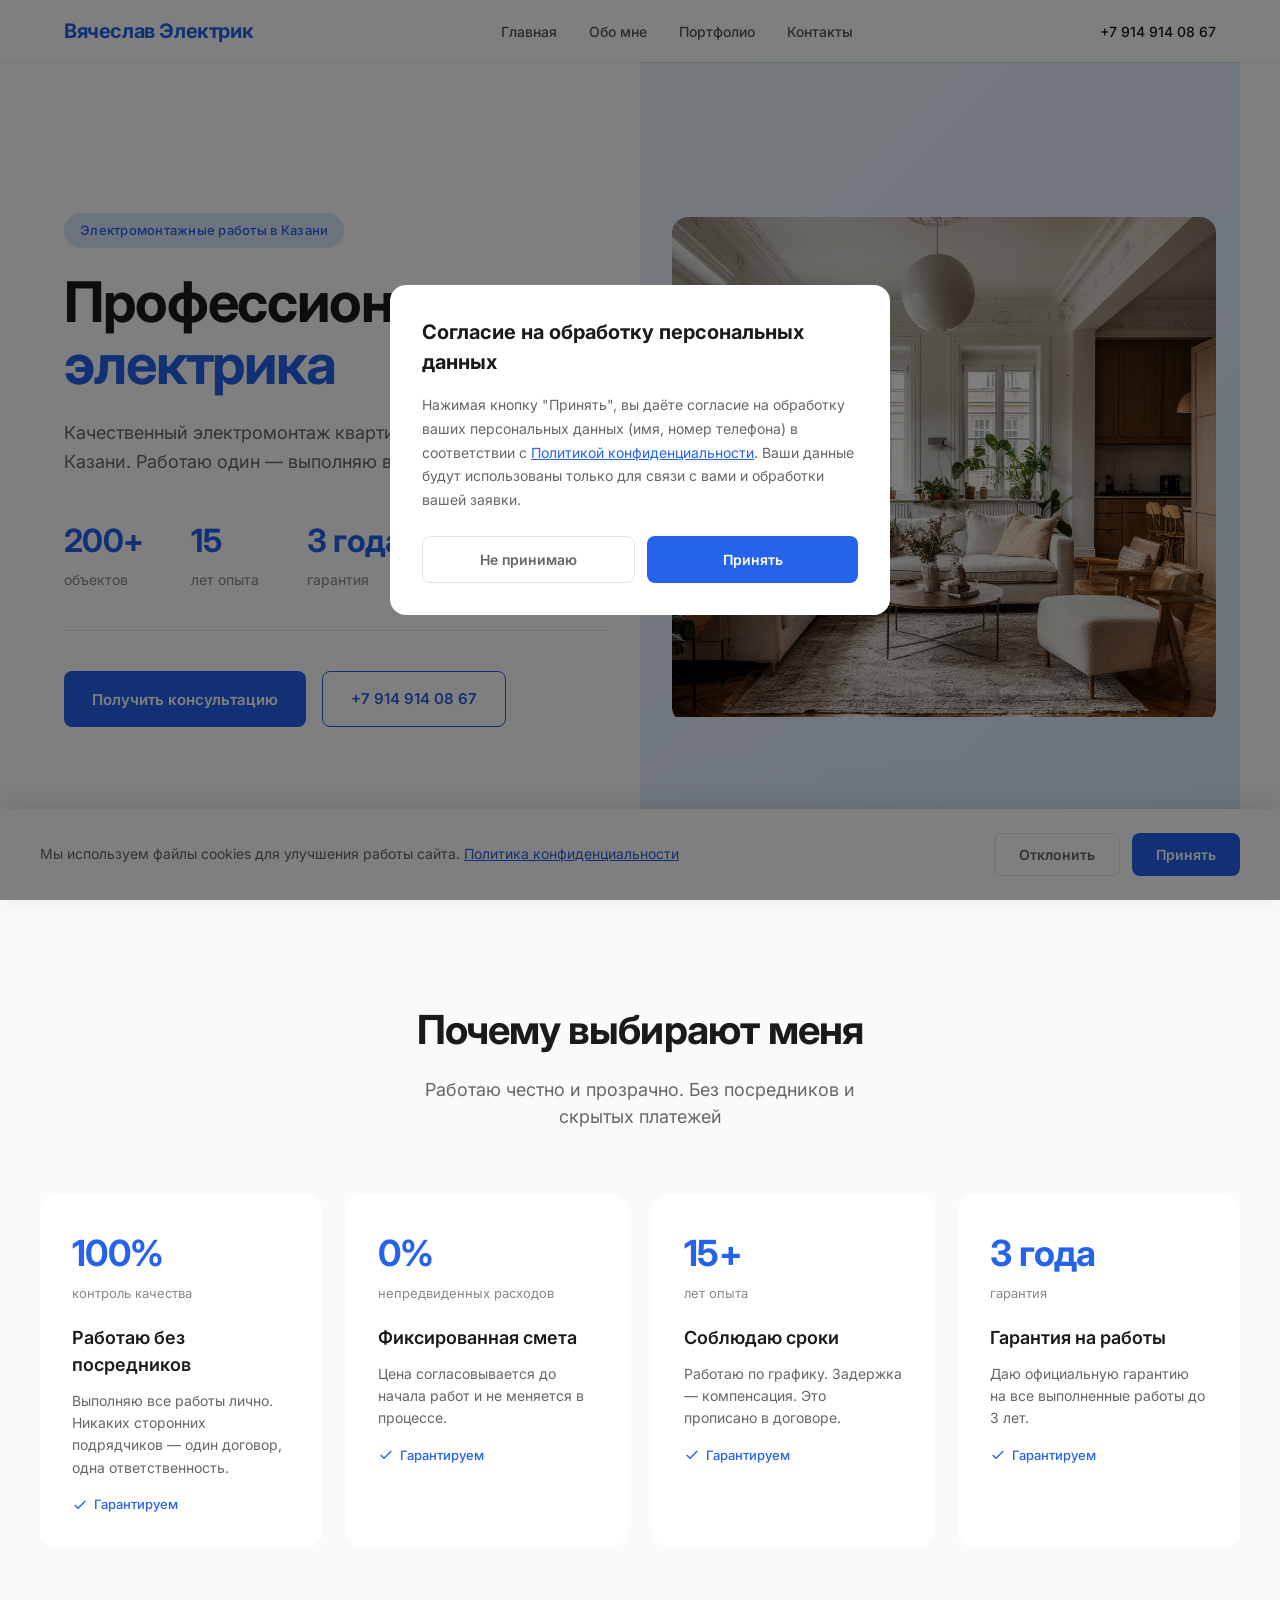
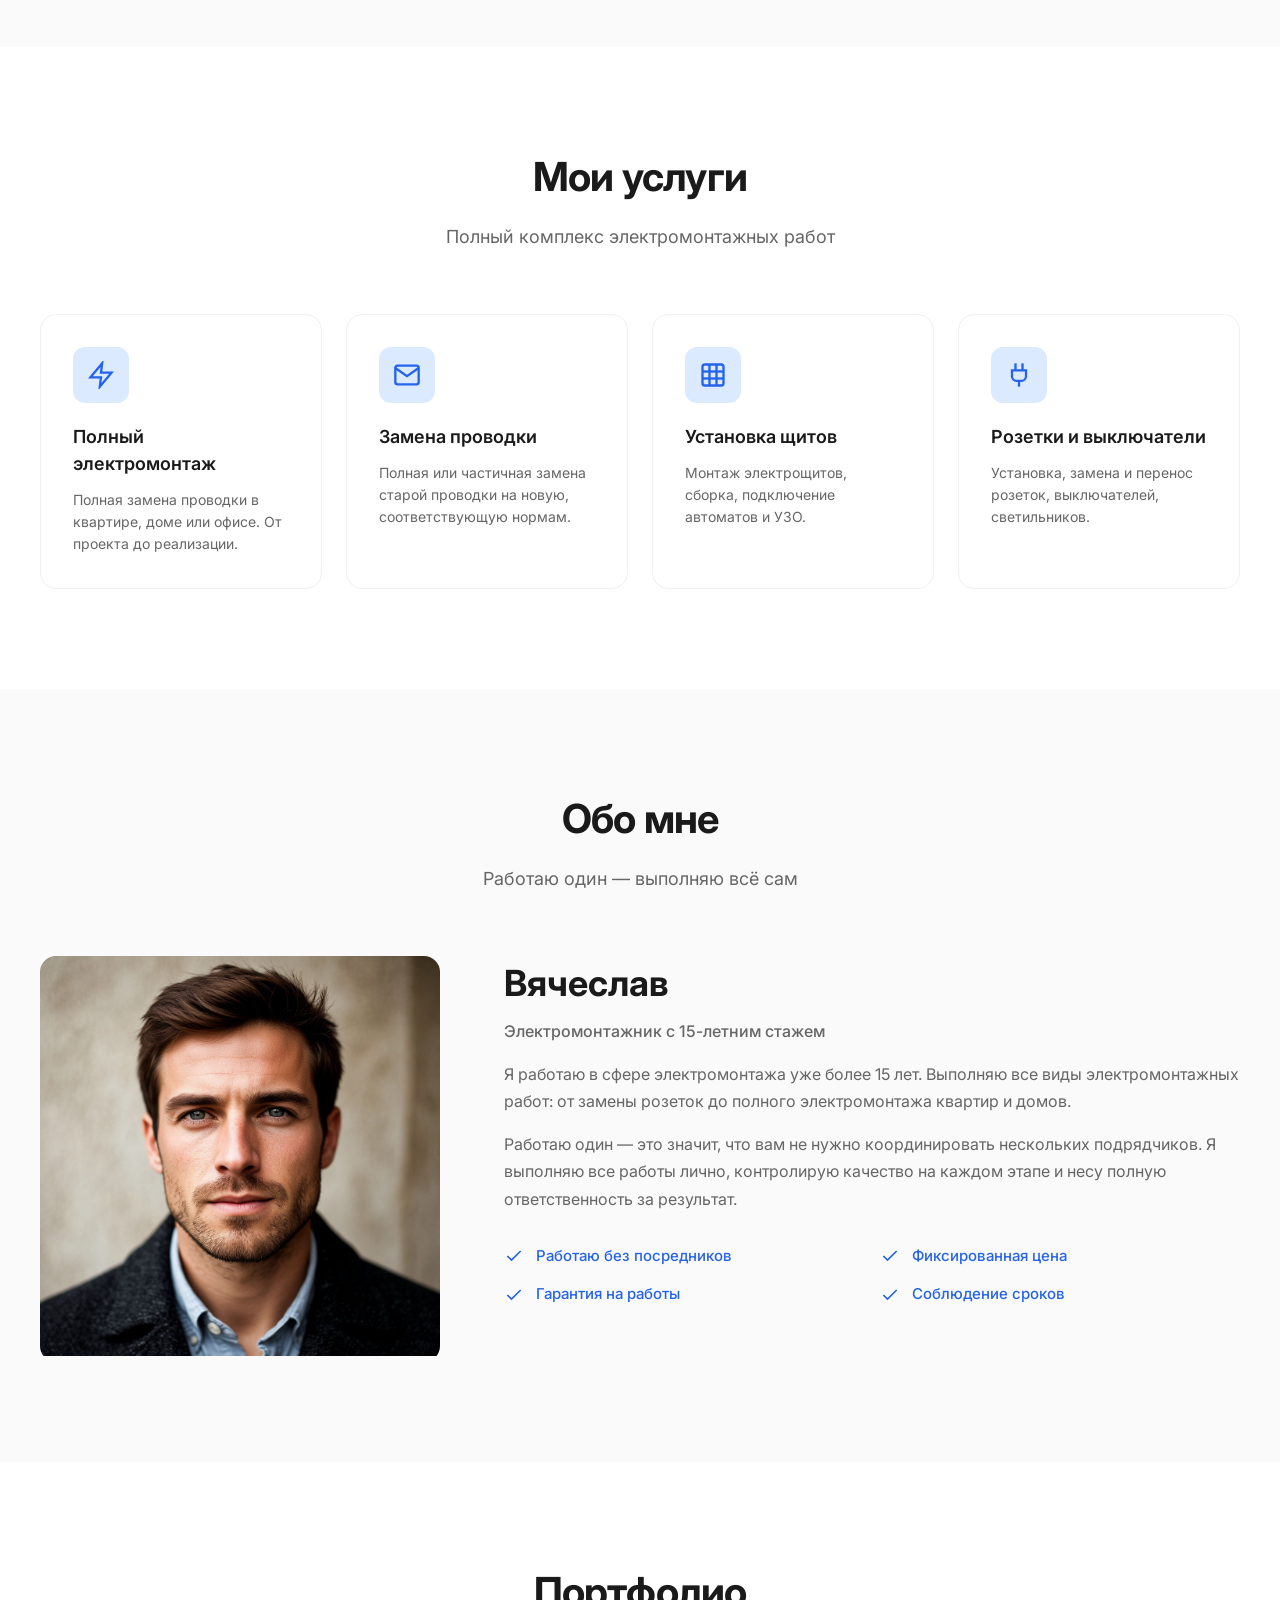
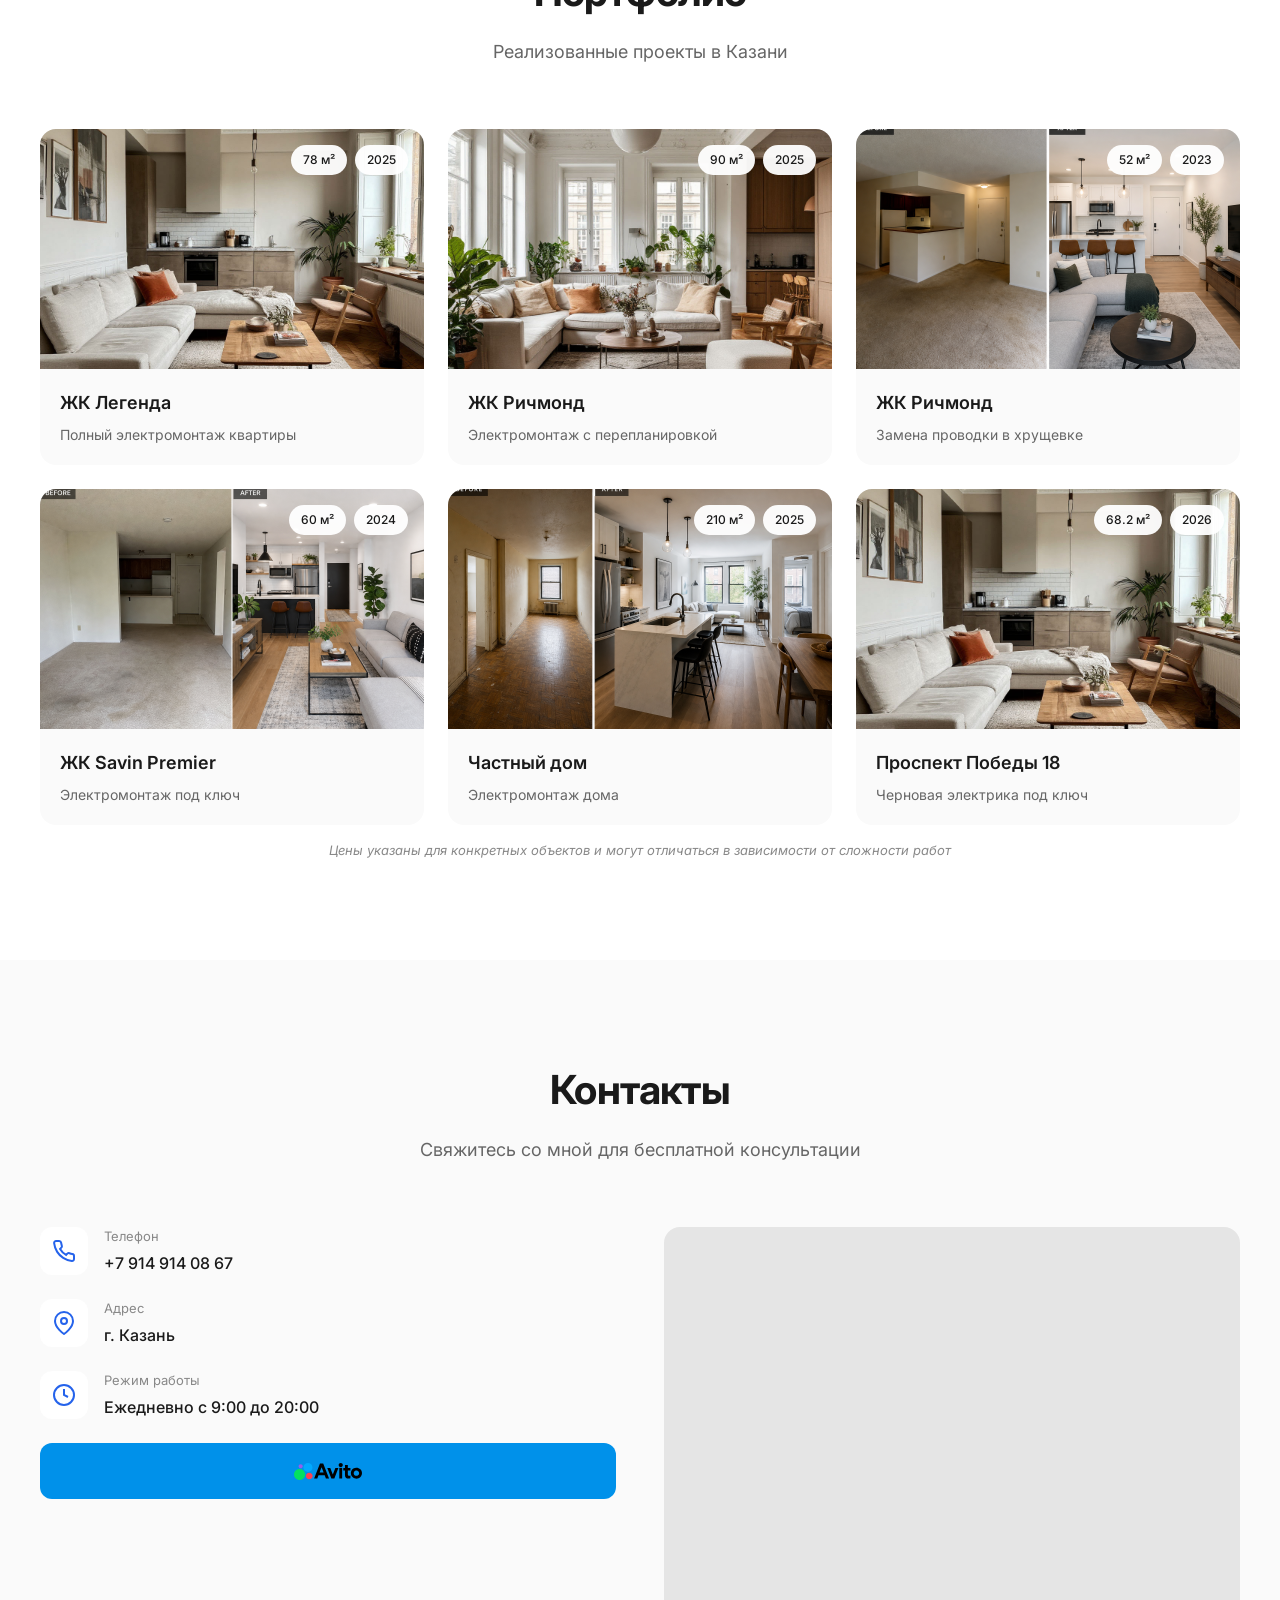
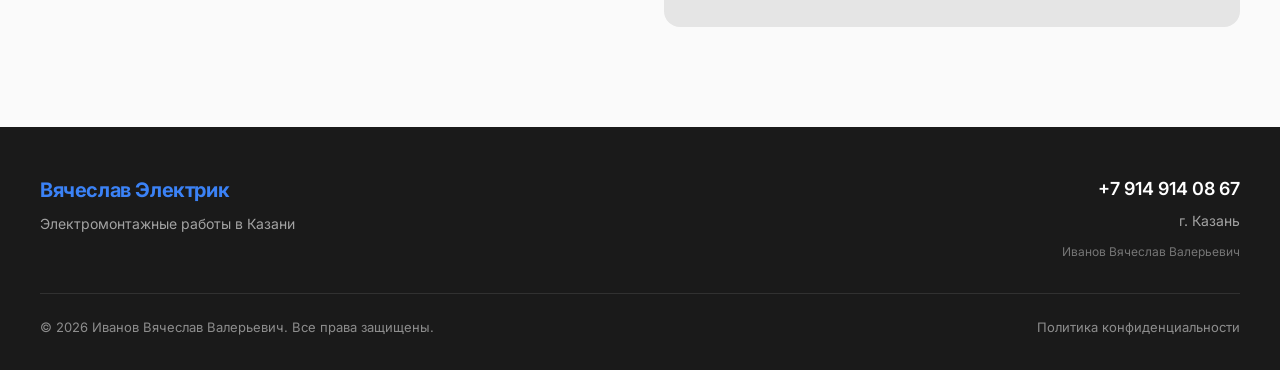
<file: index.html>
<!DOCTYPE html>
<html lang="ru">
<head>
  <meta charset="UTF-8">
  <meta name="viewport" content="width=device-width, initial-scale=1.0">
  <title>Вячеслав Электрик — Электромонтажные работы в Казани</title>
  <meta name="description" content="Электромонтажные работы в Казани. Профессиональный электрик с опытом работы. Качественный ремонт и установка электрики.">
  <meta name="keywords" content="электрик, электромонтаж, электрика, Казань, ремонт электрики, установка">
  <link rel="canonical" href="https://vyacheslav-electrician.github.io/">
  
  <meta property="og:type" content="website">
  <meta property="og:url" content="https://vyacheslav-electrician.github.io/">
  <meta property="og:title" content="Вячеслав Электрик — Электромонтажные работы в Казани">
  <meta property="og:description" content="Профессиональный электромонтаж в Казани. Качество, гарантия, доступные цены.">
  <meta property="og:image" content="https://vyacheslav-electrician.github.io/assets/room1.jpeg">
  
  <meta name="twitter:card" content="summary_large_image">
  <meta name="twitter:title" content="Вячеслав Электрик — Электромонтажные работы в Казани">
  <meta name="twitter:description" content="Профессиональный электромонтаж в Казани. Качество, гарантия, доступные цены.">
  <meta name="twitter:image" content="https://vyacheslav-electrician.github.io/assets/room1.jpeg">
  <link rel="stylesheet" href="css/style.css">
  <link rel="icon" href="favicon.svg">
</head>
<body>
  <header class="header">
    <div class="header-container">
      <a href="#hero" class="logo">
        <span class="logo-text">Вячеслав Электрик</span>
      </a>
      <nav class="nav" id="nav">
        <a href="#hero" class="nav-link">Главная</a>
        <a href="#about" class="nav-link">Обо мне</a>
        <a href="#portfolio" class="nav-link">Портфолио</a>
        <a href="#contacts" class="nav-link">Контакты</a>
      </nav>
      <a href="tel:+79149140867" class="phone-link">
        <span>+7 914 914 08 67</span>
      </a>
      <button class="menu-toggle" id="menuToggle" aria-label="Menu">
        <svg width="24" height="24" viewBox="0 0 24 24" fill="none" stroke="currentColor" stroke-width="2">
          <line x1="3" y1="6" x2="21" y2="6"></line>
          <line x1="3" y1="12" x2="21" y2="12"></line>
          <line x1="3" y1="18" x2="21" y2="18"></line>
        </svg>
      </button>
    </div>
  </header>

  <main>
    <section id="hero" class="hero">
      <div class="hero-background">
        <div class="hero-gradient"></div>
      </div>
      <div class="hero-content">
        <div class="hero-tag">Электромонтажные работы в Казани</div>
        <h1 class="hero-title">
          Профессиональная<br>
          <span>электрика</span>
        </h1>
        <p class="hero-subtitle">
          Качественный электромонтаж квартир, домов и офисов в Казани.
          Работаю один — выполняю все работы лично.
        </p>
        <div class="hero-stats">
          <div class="hero-stat">
            <span class="hero-stat-number">200+</span>
            <span class="hero-stat-label">объектов</span>
          </div>
          <div class="hero-stat">
            <span class="hero-stat-number">15</span>
            <span class="hero-stat-label">лет опыта</span>
          </div>
          <div class="hero-stat">
            <span class="hero-stat-number">3 года</span>
            <span class="hero-stat-label">гарантия</span>
          </div>
        </div>
        <div class="hero-actions">
          <button class="hero-btn primary" onclick="scrollToContacts()">Получить консультацию</button>
          <a href="tel:+79149140867" class="hero-btn secondary">+7 914 914 08 67</a>
        </div>
      </div>
      <div class="hero-image">
        <img src="assets/room2.jpeg" alt="Электромонтажные работы">
      </div>
    </section>

    <section class="advantages">
      <div class="advantages-container">
        <div class="advantages-header">
          <h2 class="section-title">Почему выбирают меня</h2>
          <p class="section-subtitle">Работаю честно и прозрачно. Без посредников и скрытых платежей</p>
        </div>
        <div class="advantages-grid" id="advantagesGrid"></div>
      </div>
    </section>

    <section class="services">
      <div class="services-container">
        <div class="services-header">
          <h2 class="section-title">Мои услуги</h2>
          <p class="section-subtitle">Полный комплекс электромонтажных работ</p>
        </div>
        <div class="services-grid" id="servicesGrid"></div>
      </div>
    </section>

    <section id="about" class="about">
      <div class="about-container">
        <div class="about-header">
          <h2 class="section-title">Обо мне</h2>
          <p class="section-subtitle">Работаю один — выполняю всё сам</p>
        </div>
        <div class="about-content">
          <div class="about-image">
            <img src="assets/people.png" alt="Вячеслав Электрик">
          </div>
          <div class="about-text">
            <h3>Вячеслав</h3>
            <p class="about-subtitle">Электромонтажник с 15-летним стажем</p>
            <p>Я работаю в сфере электромонтажа уже более 15 лет. Выполняю все виды электромонтажных работ: от замены розеток до полного электромонтажа квартир и домов.</p>
            <p>Работаю один — это значит, что вам не нужно координировать нескольких подрядчиков. Я выполняю все работы лично, контролирую качество на каждом этапе и несу полную ответственность за результат.</p>
            <div class="about-features">
              <div class="about-feature">
                <svg width="20" height="20" viewBox="0 0 24 24" fill="none" stroke="currentColor" stroke-width="2">
                  <polyline points="20 6 9 17 4 12"></polyline>
                </svg>
                <span>Работаю без посредников</span>
              </div>
              <div class="about-feature">
                <svg width="20" height="20" viewBox="0 0 24 24" fill="none" stroke="currentColor" stroke-width="2">
                  <polyline points="20 6 9 17 4 12"></polyline>
                </svg>
                <span>Фиксированная цена</span>
              </div>
              <div class="about-feature">
                <svg width="20" height="20" viewBox="0 0 24 24" fill="none" stroke="currentColor" stroke-width="2">
                  <polyline points="20 6 9 17 4 12"></polyline>
                </svg>
                <span>Гарантия на работы</span>
              </div>
              <div class="about-feature">
                <svg width="20" height="20" viewBox="0 0 24 24" fill="none" stroke="currentColor" stroke-width="2">
                  <polyline points="20 6 9 17 4 12"></polyline>
                </svg>
                <span>Соблюдение сроков</span>
              </div>
            </div>
          </div>
        </div>
      </div>
    </section>

    <section id="portfolio" class="portfolio">
      <div class="portfolio-container">
        <div class="portfolio-header">
          <h2 class="section-title">Портфолио</h2>
          <p class="section-subtitle">Реализованные проекты в Казани</p>
        </div>
        <div class="portfolio-grid" id="portfolioGrid"></div>
        <p class="portfolio-disclaimer">Цены указаны для конкретных объектов и могут отличаться в зависимости от сложности работ</p>
      </div>
    </section>

    <section id="contacts" class="contacts">
      <div class="contacts-container">
        <div class="contacts-header">
          <h2 class="section-title">Контакты</h2>
          <p class="section-subtitle">Свяжитесь со мной для бесплатной консультации</p>
        </div>
        <div class="contacts-grid">
          <div class="contacts-info">
            <div class="contact-item">
              <div class="contact-icon">
                <svg width="24" height="24" viewBox="0 0 24 24" fill="none" stroke="currentColor" stroke-width="2">
                  <path d="M22 16.92v3a2 2 0 0 1-2.18 2 19.79 19.79 0 0 1-8.63-3.07 19.5 19.5 0 0 1-6-6 19.79 19.79 0 0 1-3.07-8.67A2 2 0 0 1 4.11 2h3a2 2 0 0 1 2 1.72 12.84 12.84 0 0 0 .7 2.81 2 2 0 0 1-.45 2.11L8.09 9.91a16 16 0 0 0 6 6l1.27-1.27a2 2 0 0 1 2.11-.45 12.84 12.84 0 0 0 2.81.7A2 2 0 0 1 22 16.92z"></path>
                </svg>
              </div>
              <div class="contact-content">
                <span class="contact-label">Телефон</span>
                <a href="tel:+79149140867" class="contact-value">+7 914 914 08 67</a>
              </div>
            </div>
            <div class="contact-item">
              <div class="contact-icon">
                <svg width="24" height="24" viewBox="0 0 24 24" fill="none" stroke="currentColor" stroke-width="2">
                  <path d="M21 10c0 7-9 13-9 13s-9-6-9-13a9 9 0 0 1 18 0z"></path>
                  <circle cx="12" cy="10" r="3"></circle>
                </svg>
              </div>
              <div class="contact-content">
                <span class="contact-label">Адрес</span>
                <span class="contact-value">г. Казань</span>
              </div>
            </div>
            <div class="contact-item">
              <div class="contact-icon">
                <svg width="24" height="24" viewBox="0 0 24 24" fill="none" stroke="currentColor" stroke-width="2">
                  <circle cx="12" cy="12" r="10"></circle>
                  <polyline points="12 6 12 12 16 14"></polyline>
                </svg>
              </div>
              <div class="contact-content">
                <span class="contact-label">Режим работы</span>
                <span class="contact-value">Ежедневно с 9:00 до 20:00</span>
              </div>
            </div>
            <div class="social-buttons">
              <a href="https://www.avito.ru/user/5a7c9810a457d1c5ec2fa231726fe4c4/profile/all/predlozheniya_uslug?id=3823453043&sellerId=5a7c9810a457d1c5ec2fa231726fe4c4" class="contact-max contact-avito" target="_blank" rel="noopener noreferrer">
                <img src="assets/social/avito.svg" alt="Авито" width="68" height="24">
              </a>
            </div>
          </div>
          <div class="contacts-map">
            <iframe src="https://yandex.ru/map-widget/v1/?ll=49.210385%2C55.803115&z=17&pt=49.210385%2C55.803115" width="100%" height="100%" style="border:0" allowfullscreen="" loading="lazy" referrerpolicy="no-referrer-when-downgrade" title="Карта"></iframe>
          </div>
        </div>
      </div>
    </section>
  </main>

  <footer class="footer">
    <div class="footer-container">
      <div class="footer-main">
        <div class="footer-brand">
          <span class="footer-logo">Вячеслав Электрик</span>
          <p class="footer-tagline">Электромонтажные работы в Казани</p>
        </div>
        <div class="footer-contacts">
          <a href="tel:+79149140867" class="footer-phone">+7 914 914 08 67</a>
          <span class="footer-address">г. Казань</span>
          <span class="footer-name">Иванов Вячеслав Валерьевич</span>
        </div>
      </div>
      <div class="footer-bottom">
        <span class="footer-copyright" id="copyright"></span>
        <a href="privacy.html" class="footer-link">Политика конфиденциальности</a>
      </div>
    </div>
  </footer>

  <script src="js/data.js"></script>
  <script src="js/app.js"></script>

  <div class="cookie-banner" id="cookieBanner">
    <div class="cookie-container">
      <p class="cookie-text">
        Мы используем файлы cookies для улучшения работы сайта. 
        <a href="privacy.html">Политика конфиденциальности</a>
      </p>
      <div class="cookie-buttons">
        <button class="cookie-btn cookie-btn-decline" onclick="rejectCookies()">Отклонить</button>
        <button class="cookie-btn cookie-btn-accept" onclick="acceptCookies()">Принять</button>
      </div>
    </div>
  </div>

  <div class="pd-modal" id="pdModal">
    <div class="pd-modal-content">
      <h3 class="pd-modal-title">Согласие на обработку персональных данных</h3>
      <p class="pd-modal-text">
        Нажимая кнопку "Принять", вы даёте согласие на обработку ваших персональных данных (имя, номер телефона) в соответствии с 
        <a href="privacy.html">Политикой конфиденциальности</a>. Ваши данные будут использованы только для связи с вами и обработки вашей заявки.
      </p>
      <div class="pd-modal-buttons">
        <button class="pd-modal-btn pd-modal-btn-decline" onclick="declinePd()">Не принимаю</button>
        <button class="pd-modal-btn pd-modal-btn-accept" onclick="acceptPd()">Принять</button>
      </div>
    </div>
  </div>

  <div class="pd-warning" id="pdWarning">
    <div class="pd-warning-content">
      <p>Без согласия на обработку персональных данных мы не сможем принять вашу заявку.</p>
      <p>Вы можете позвонить напрямую: <a href="tel:+79149140867">+7 914 914 08 67</a></p>
      <button class="pd-warning-btn" onclick="closePdWarning()">Понятно</button>
    </div>
  </div>
  
  <script type="application/ld+json">
  {
    "@context": "https://schema.org",
    "@type": "Electrician",
    "name": "Вячеслав Электрик",
    "image": "https://vyacheslav-electrician.github.io/assets/room1.jpeg",
    "description": "Электромонтажные работы в Казани. Профессиональный электрик с 15-летним опытом.",
    "address": {
      "@type": "PostalAddress",
      "addressLocality": "Казань"
    },
    "telephone": "+79149140867",
    "url": "https://vyacheslav-electrician.github.io/",
    "priceRange": "5000-200000 ₽",
    "openingHours": "Mo-Su 09:00-20:00",
    "areaServed": {
      "@type": "City",
      "name": "Казань"
    },
    "serviceType": ["Электромонтаж", "Замена проводки", "Установка розеток", "Монтаж щитов"],
    "aggregateRating": {
      "@type": "AggregateRating",
      "ratingValue": "4.9",
      "reviewCount": "50"
    }
  }
  </script>
</body>
</html>
</file>
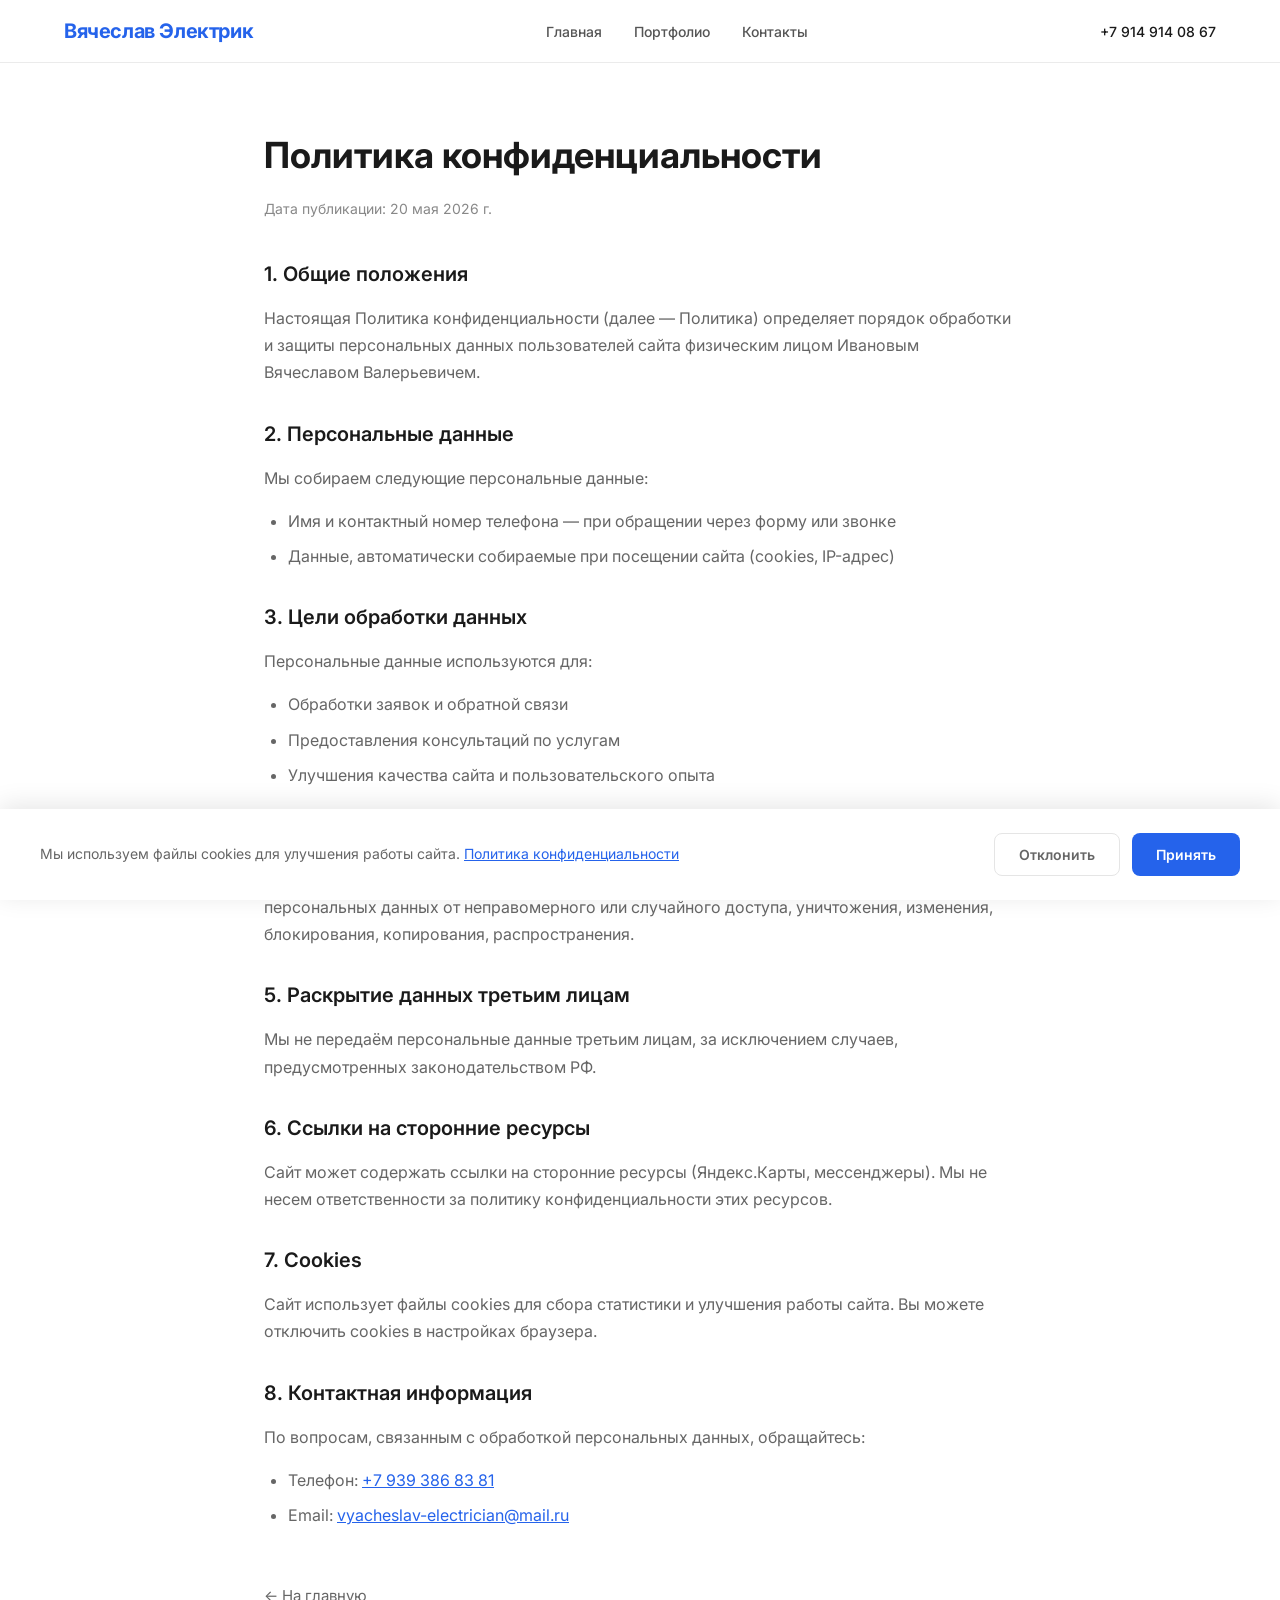
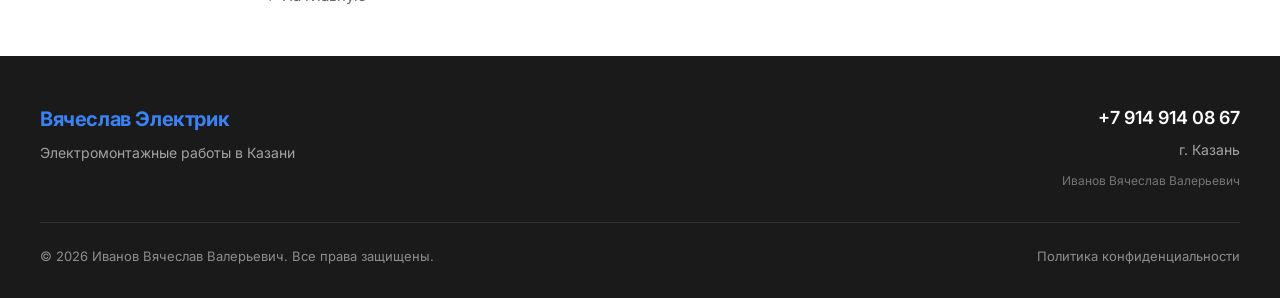
<file: privacy.html>
<!DOCTYPE html>
<html lang="ru">
<head>
  <meta charset="UTF-8">
  <meta name="viewport" content="width=device-width, initial-scale=1.0">
  <title>Политика конфиденциальности — Иванов Вячеслав Валерьевич</title>
  <meta name="description" content="Политика конфиденциальности Иванова Вячеслава Валерьевича. Как мы обрабатываем персональные данные.">
  <link rel="canonical" href="https://vyacheslav-electrician.github.io/privacy.html">
  
  <meta property="og:type" content="website">
  <meta property="og:url" content="https://vyacheslav-electrician.github.io/privacy.html">
  <meta property="og:title" content="Политика конфиденциальности — Иванов Вячеслав Валерьевич">
  <meta property="og:description" content="Политика конфиденциальности Иванова Вячеслава Валерьевича.">
  
  <meta name="twitter:card" content="summary">
  <meta name="twitter:title" content="Политика конфиденциальности — Иванов Вячеслав Валерьевич">
  <link rel="stylesheet" href="css/style.css">
  <link rel="icon" href="favicon.svg">
</head>
<body>
  <header class="header">
    <div class="header-container">
      <a href="index.html" class="logo">
        <span class="logo-text">Вячеслав Электрик</span>
      </a>
      <nav class="nav" id="nav">
        <a href="index.html#hero" class="nav-link">Главная</a>
        <a href="index.html#portfolio" class="nav-link">Портфолио</a>
        <a href="index.html#contacts" class="nav-link">Контакты</a>
      </nav>
      <a href="tel:+79149140867" class="phone-link">
        <span>+7 914 914 08 67</span>
      </a>
      <button class="menu-toggle" id="menuToggle" aria-label="Menu">
        <svg width="24" height="24" viewBox="0 0 24 24" fill="none" stroke="currentColor" stroke-width="2">
          <line x1="3" y1="6" x2="21" y2="6"></line>
          <line x1="3" y1="12" x2="21" y2="12"></line>
          <line x1="3" y1="18" x2="21" y2="18"></line>
        </svg>
      </button>
    </div>
  </header>

  <main class="page-main">
    <div class="page-container">
      <h1>Политика конфиденциальности</h1>
      <p class="page-date">Дата публикации: 20 мая 2026 г.</p>

      <div class="page-content">
        <h2>1. Общие положения</h2>
        <p>Настоящая Политика конфиденциальности (далее — Политика) определяет порядок обработки и защиты персональных данных пользователей сайта физическим лицом Ивановым Вячеславом Валерьевичем.</p>

        <h2>2. Персональные данные</h2>
        <p>Мы собираем следующие персональные данные:</p>
        <ul>
          <li>Имя и контактный номер телефона — при обращении через форму или звонке</li>
          <li>Данные, автоматически собираемые при посещении сайта (cookies, IP-адрес)</li>
        </ul>

        <h2>3. Цели обработки данных</h2>
        <p>Персональные данные используются для:</p>
        <ul>
          <li>Обработки заявок и обратной связи</li>
          <li>Предоставления консультаций по услугам</li>
          <li>Улучшения качества сайта и пользовательского опыта</li>
        </ul>

        <h2>4. Защита данных</h2>
        <p>Мы принимаем необходимые правовые, организационные и технические меры для защиты персональных данных от неправомерного или случайного доступа, уничтожения, изменения, блокирования, копирования, распространения.</p>

        <h2>5. Раскрытие данных третьим лицам</h2>
        <p>Мы не передаём персональные данные третьим лицам, за исключением случаев, предусмотренных законодательством РФ.</p>

        <h2>6. Ссылки на сторонние ресурсы</h2>
        <p>Сайт может содержать ссылки на сторонние ресурсы (Яндекс.Карты, мессенджеры). Мы не несем ответственности за политику конфиденциальности этих ресурсов.</p>

        <h2>7. Cookies</h2>
        <p>Сайт использует файлы cookies для сбора статистики и улучшения работы сайта. Вы можете отключить cookies в настройках браузера.</p>

        <h2>8. Контактная информация</h2>
        <p>По вопросам, связанным с обработкой персональных данных, обращайтесь:</p>
        <ul>
          <li>Телефон: <a href="tel:+79393868381">+7 939 386 83 81</a></li>
          <li>Email: <a href="mailto:vyacheslav-electrician@mail.ru">vyacheslav-electrician@mail.ru</a></li>
        </ul>
      </div>

      <a href="index.html" class="page-back">← На главную</a>
    </div>
  </main>

  <footer class="footer">
    <div class="footer-container">
      <div class="footer-main">
        <div class="footer-brand">
          <span class="footer-logo">Вячеслав Электрик</span>
          <p class="footer-tagline">Электромонтажные работы в Казани</p>
        </div>
        <div class="footer-contacts">
          <a href="tel:+79149140867" class="footer-phone">+7 914 914 08 67</a>
          <span class="footer-address">г. Казань</span>
          <span class="footer-name">Иванов Вячеслав Валерьевич</span>
        </div>
      </div>
      <div class="footer-bottom">
        <span class="footer-copyright" id="copyright"></span>
        <a href="privacy.html" class="footer-link">Политика конфиденциальности</a>
      </div>
    </div>
  </footer>

  <script>
    function setCopyright() {
      document.getElementById('copyright').textContent = `© ${new Date().getFullYear()} Иванов Вячеслав Валерьевич. Все права защищены.`;
    }

    function initMenu() {
      const toggle = document.getElementById('menuToggle');
      const nav = document.getElementById('nav');
      toggle.addEventListener('click', () => nav.classList.toggle('nav-open'));
      document.querySelectorAll('.nav-link').forEach(link => {
        link.addEventListener('click', () => nav.classList.remove('nav-open'));
      });
    }

    document.addEventListener('DOMContentLoaded', () => {
      setCopyright();
      initMenu();
      showCookieBanner();
    });
  </script>

  <div class="cookie-banner" id="cookieBanner">
    <div class="cookie-container">
      <p class="cookie-text">
        Мы используем файлы cookies для улучшения работы сайта. 
        <a href="privacy.html">Политика конфиденциальности</a>
      </p>
      <div class="cookie-buttons">
        <button class="cookie-btn cookie-btn-decline" onclick="rejectCookies()">Отклонить</button>
        <button class="cookie-btn cookie-btn-accept" onclick="acceptCookies()">Принять</button>
      </div>
    </div>
  </div>

  <script>
    function acceptCookies() {
      localStorage.setItem('cookiesAccepted', 'true');
      document.getElementById('cookieBanner').classList.remove('show');
    }
    function rejectCookies() {
      localStorage.setItem('cookiesAccepted', 'rejected');
      document.getElementById('cookieBanner').classList.remove('show');
    }
    function showCookieBanner() {
      const accepted = localStorage.getItem('cookiesAccepted');
      if (!accepted) {
        document.getElementById('cookieBanner').classList.add('show');
      }
    }
  </script>
</body>
</html>
</file>
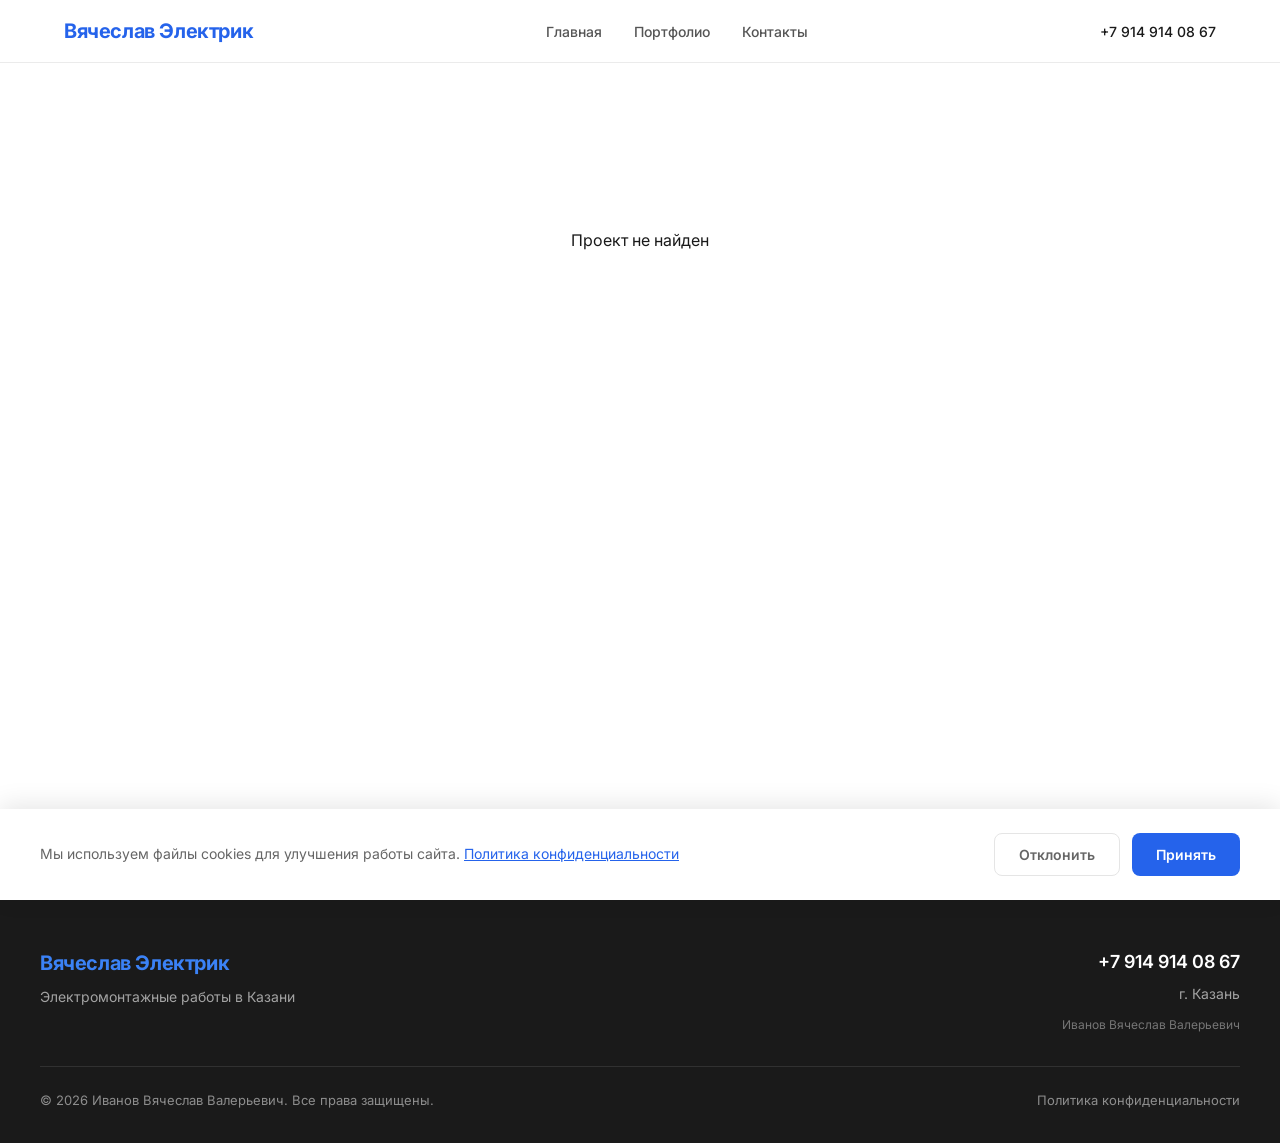
<file: project.html>
<!DOCTYPE html>
<html lang="ru">
<head>
  <meta charset="UTF-8">
  <meta name="viewport" content="width=device-width, initial-scale=1.0">
  <title>Проект — Вячеслав</title>
  <meta name="description" content="Примеры ремонта квартир в Казани. Портфолио выполненных работ компании Вячеслав.">
  <link rel="canonical" href="https://vyacheslav-electrician.github.io/project.html">
  
  <meta property="og:type" content="website">
  <meta property="og:url" content="https://vyacheslav-electrician.github.io/project.html">
  <meta property="og:title" content="Портфолио — Вячеслав">
  <meta property="og:description" content="Примеры ремонта квартир в Казани. Портфолио выполненных работ компании Вячеслав.">
  <meta property="og:image" content="https://vyacheslav-electrician.github.io/assets/room1.jpeg">
  
  <meta name="twitter:card" content="summary_large_image">
  <meta name="twitter:title" content="Портфолио — Вячеслав">
  <meta name="twitter:description" content="Примеры ремонта квартир в Казани.">
  <link rel="stylesheet" href="css/style.css">
  <link rel="icon" href="favicon.svg">
</head>
<body>
  <header class="header">
    <div class="header-container">
      <a href="index.html" class="logo">
        <span class="logo-text">Вячеслав Электрик</span>
      </a>
      <nav class="nav" id="nav">
        <a href="index.html#hero" class="nav-link">Главная</a>
        <a href="index.html#portfolio" class="nav-link">Портфолио</a>
        <a href="index.html#contacts" class="nav-link">Контакты</a>
      </nav>
      <a href="tel:+79149140867" class="phone-link">
        <span>+7 914 914 08 67</span>
      </a>
      <button class="menu-toggle" id="menuToggle" aria-label="Menu">
        <svg width="24" height="24" viewBox="0 0 24 24" fill="none" stroke="currentColor" stroke-width="2">
          <line x1="3" y1="6" x2="21" y2="6"></line>
          <line x1="3" y1="12" x2="21" y2="12"></line>
          <line x1="3" y1="18" x2="21" y2="18"></line>
        </svg>
      </button>
    </div>
  </header>

  <main class="project-main">
    <div class="project-container" id="projectContent"></div>
  </main>

  <footer class="footer">
    <div class="footer-container">
      <div class="footer-main">
        <div class="footer-brand">
          <span class="footer-logo">Вячеслав Электрик</span>
          <p class="footer-tagline">Электромонтажные работы в Казани</p>
        </div>
        <div class="footer-contacts">
          <a href="tel:+79149140867" class="footer-phone">+7 914 914 08 67</a>
          <span class="footer-address">г. Казань</span>
          <span class="footer-name">Иванов Вячеслав Валерьевич</span>
        </div>
      </div>
      <div class="footer-bottom">
        <span class="footer-copyright" id="copyright"></span>
        <a href="privacy.html" class="footer-link">Политика конфиденциальности</a>
      </div>
    </div>
  </footer>

  <script src="js/data.js"></script>
  <script>
    function setCopyright() {
      document.getElementById('copyright').textContent = `© ${new Date().getFullYear()} Иванов Вячеслав Валерьевич. Все права защищены.`;
    }

    function initMenu() {
      const toggle = document.getElementById('menuToggle');
      const nav = document.getElementById('nav');
      toggle.addEventListener('click', () => nav.classList.toggle('nav-open'));
      document.querySelectorAll('.nav-link').forEach(link => {
        link.addEventListener('click', () => nav.classList.remove('nav-open'));
      });
    }

    function renderProject() {
      const params = new URLSearchParams(window.location.search);
      const id = parseInt(params.get('id'));
      const project = portfolio.find(p => p.id === id);

      if (!project) {
        document.getElementById('projectContent').innerHTML = '<p style="text-align:center;padding:100px 24px;">Проект не найден</p>';
        return;
      }

      document.title = `${project.title} — Вячеслав`;

      const imagesHtml = project.images.map((img, i) => `
        <div class="project-image ${i === 0 ? 'project-image-main' : ''}">
          <img src="${img}" alt="${project.title} ${i + 1}">
        </div>
      `).join('');

      document.getElementById('projectContent').innerHTML = `
        <div class="project-header">
          <a href="index.html#portfolio" class="project-back">
            <svg width="20" height="20" viewBox="0 0 24 24" fill="none" stroke="currentColor" stroke-width="2">
              <line x1="19" y1="12" x2="5" y2="12"></line>
              <polyline points="12 19 5 12 12 5"></polyline>
            </svg>
            Назад к портфолио
          </a>
          <h1 class="project-title">${project.title}</h1>
          <p class="project-description">${project.description}</p>
        </div>

        <div class="project-info-grid">
          <div class="project-info-item">
            <span class="project-info-label">Площадь</span>
            <span class="project-info-value">${project.area}</span>
          </div>
          <div class="project-info-item">
            <span class="project-info-label">Срок</span>
            <span class="project-info-value">${project.duration}</span>
          </div>
          <div class="project-info-item">
            <span class="project-info-label">Стоимость</span>
            <span class="project-info-value">${project.price}</span>
          </div>
          <div class="project-info-item">
            <span class="project-info-label">Год</span>
            <span class="project-info-value">${project.year}</span>
          </div>
        </div>

        <div class="project-full-description">
          <h2>О проекте</h2>
          <p>${project.fullDescription}</p>
        </div>

        <div class="project-gallery">
          ${imagesHtml}
        </div>

        <div class="project-cta">
          <h2>Хотите так же?</h2>
          <p>Свяжитесь с нами для бесплатной консультации</p>
          <a href="tel:+79393868381" class="hero-btn primary">Позвонить</a>
        </div>
      `;
    }

    document.addEventListener('DOMContentLoaded', () => {
      renderProject();
      setCopyright();
      initMenu();
      showCookieBanner();
    });
  </script>

  <div class="cookie-banner" id="cookieBanner">
    <div class="cookie-container">
      <p class="cookie-text">
        Мы используем файлы cookies для улучшения работы сайта. 
        <a href="privacy.html">Политика конфиденциальности</a>
      </p>
      <div class="cookie-buttons">
        <button class="cookie-btn cookie-btn-decline" onclick="rejectCookies()">Отклонить</button>
        <button class="cookie-btn cookie-btn-accept" onclick="acceptCookies()">Принять</button>
      </div>
    </div>
  </div>

  <script>
    function acceptCookies() {
      localStorage.setItem('cookiesAccepted', 'true');
      document.getElementById('cookieBanner').classList.remove('show');
    }
    function rejectCookies() {
      localStorage.setItem('cookiesAccepted', 'rejected');
      document.getElementById('cookieBanner').classList.remove('show');
    }
    function showCookieBanner() {
      const accepted = localStorage.getItem('cookiesAccepted');
      if (!accepted) {
        document.getElementById('cookieBanner').classList.add('show');
      }
    }
  </script>
</body>
</html>
</file>
<file: css/style.css>
@import url('https://fonts.googleapis.com/css2?family=Inter:wght@400;500;600;700&display=swap');

:root {
  --primary: #2563eb;
  --primary-dark: #1d4ed8;
  --primary-light: #3b82f6;
}

* {
  margin: 0;
  padding: 0;
  box-sizing: border-box;
}

html {
  scroll-behavior: smooth;
}

body {
  font-family: 'Inter', -apple-system, BlinkMacSystemFont, 'Segoe UI', Roboto, sans-serif;
  font-size: 16px;
  line-height: 1.5;
  color: #1a1a1a;
  background: white;
  -webkit-font-smoothing: antialiased;
  -moz-osx-font-smoothing: grayscale;
}

a {
  color: inherit;
}

img {
  max-width: 100%;
  height: auto;
}

button {
  font-family: inherit;
}

.header {
  position: fixed;
  top: 0;
  left: 0;
  right: 0;
  z-index: 1000;
  background: rgba(255, 255, 255, 0.95);
  backdrop-filter: blur(10px);
  box-shadow: 0 1px 0 rgba(0, 0, 0, 0.08);
}

.header-container {
  max-width: 1200px;
  margin: 0 auto;
  padding: 16px 24px;
  display: flex;
  align-items: center;
  justify-content: space-between;
  gap: 24px;
}

.logo {
  text-decoration: none;
  flex-shrink: 0;
}

.logo-text {
  font-size: 20px;
  font-weight: 700;
  color: var(--primary);
  letter-spacing: -0.02em;
}

.nav {
  display: flex;
  gap: 32px;
}

.nav-link {
  text-decoration: none;
  color: #555;
  font-size: 14px;
  font-weight: 500;
  transition: color 0.2s ease;
  position: relative;
}

.nav-link::after {
  content: '';
  position: absolute;
  bottom: -4px;
  left: 0;
  width: 0;
  height: 2px;
  background: var(--primary);
  transition: width 0.2s ease;
}

.nav-link:hover {
  color: var(--primary);
}

.nav-link:hover::after {
  width: 100%;
}

.phone-link {
  display: flex;
  align-items: center;
  gap: 8px;
  text-decoration: none;
  color: #1a1a1a;
  font-size: 14px;
  font-weight: 500;
}

.menu-toggle {
  display: none;
  background: none;
  border: none;
  cursor: pointer;
  color: #1a1a1a;
  padding: 4px;
}

@media (max-width: 768px) {
  .header-container {
    padding: 12px 16px;
  }

  .nav {
    position: fixed;
    top: 56px;
    left: 0;
    right: 0;
    background: white;
    flex-direction: column;
    gap: 0;
    padding: 0;
    max-height: 0;
    overflow: hidden;
    transition: max-height 0.3s ease;
    box-shadow: 0 4px 12px rgba(0, 0, 0, 0.1);
  }

  .nav-open {
    max-height: 300px;
  }

  .nav-link {
    padding: 16px 24px;
    border-bottom: 1px solid #f0f0f0;
  }

  .nav-link::after {
    display: none;
  }

  .phone-link span {
    display: none;
  }

  .menu-toggle {
    display: block;
  }
}

.hero {
  min-height: 100vh;
  display: grid;
  grid-template-columns: 1fr 1fr;
  align-items: center;
  gap: 64px;
  padding: 120px 24px 80px;
  max-width: 1200px;
  margin: 0 auto;
  position: relative;
}

.hero-background {
  position: absolute;
  inset: 0;
  z-index: -1;
}

.hero-gradient {
  position: absolute;
  top: 0;
  right: 0;
  width: 50%;
  height: 100%;
  background: linear-gradient(135deg, #eff6ff 0%, #dbeafe 100%);
}

.hero-content {
  max-width: 600px;
}

.hero-tag {
  display: inline-block;
  padding: 8px 16px;
  background: #dbeafe;
  border-radius: 100px;
  font-size: 13px;
  font-weight: 500;
  color: var(--primary);
  margin-bottom: 24px;
  letter-spacing: 0.02em;
}

.hero-title {
  font-size: 56px;
  font-weight: 700;
  line-height: 1.1;
  color: #1a1a1a;
  margin: 0 0 24px;
  letter-spacing: -0.02em;
}

.hero-title span {
  color: var(--primary);
}

.hero-subtitle {
  font-size: 18px;
  line-height: 1.6;
  color: #666;
  margin: 0 0 40px;
}

.hero-stats {
  display: flex;
  gap: 48px;
  margin-bottom: 40px;
  padding-bottom: 40px;
  border-bottom: 1px solid #e5e5e5;
}

.hero-stat {
  display: flex;
  flex-direction: column;
}

.hero-stat-number {
  font-size: 32px;
  font-weight: 700;
  color: var(--primary);
  letter-spacing: -0.02em;
}

.hero-stat-label {
  font-size: 14px;
  color: #888;
  margin-top: 4px;
}

.hero-actions {
  display: flex;
  gap: 16px;
  flex-wrap: wrap;
}

.hero-btn {
  display: inline-flex;
  align-items: center;
  gap: 8px;
  padding: 16px 28px;
  border-radius: 8px;
  font-size: 15px;
  font-weight: 600;
  text-decoration: none;
  cursor: pointer;
  transition: all 0.2s ease;
}

.hero-btn.primary {
  background: var(--primary);
  color: white;
  border: none;
}

.hero-btn.primary:hover {
  background: var(--primary-dark);
  transform: translateY(-2px);
}

.hero-btn.secondary {
  background: white;
  color: var(--primary);
  border: 1px solid var(--primary);
}

.hero-btn.secondary:hover {
  background: #eff6ff;
}

.hero-image {
  position: relative;
  border-radius: 16px;
  overflow: hidden;
}

.hero-image img {
  width: 100%;
  height: 500px;
  object-fit: cover;
}

@media (max-width: 1024px) {
  .hero {
    grid-template-columns: 1fr;
    gap: 48px;
    padding: 100px 24px 60px;
    min-height: auto;
  }

  .hero-content {
    max-width: 100%;
    text-align: center;
  }

  .hero-title {
    font-size: 40px;
  }

  .hero-stats {
    justify-content: center;
  }

  .hero-actions {
    justify-content: center;
  }

  .hero-gradient {
    width: 100%;
    height: 50%;
    top: 0;
  }
}

@media (max-width: 640px) {
  .hero {
    padding: 90px 16px 48px;
  }

  .hero-title {
    font-size: 32px;
  }

  .hero-subtitle {
    font-size: 16px;
  }

  .hero-stats {
    gap: 24px;
  }

  .hero-stat-number {
    font-size: 24px;
  }

  .hero-btn {
    width: 100%;
    justify-content: center;
  }

  .hero-image img {
    height: 300px;
  }
}

.advantages {
  padding: 100px 24px;
  background: #fafafa;
}

.advantages-container {
  max-width: 1200px;
  margin: 0 auto;
}

.advantages-header {
  text-align: center;
  margin-bottom: 64px;
}

.section-title {
  font-size: 40px;
  font-weight: 700;
  color: #1a1a1a;
  margin: 0 0 16px;
  letter-spacing: -0.02em;
}

.section-subtitle {
  font-size: 18px;
  color: #666;
  margin: 0;
  max-width: 500px;
  margin: 0 auto;
}

.advantages-grid {
  display: grid;
  grid-template-columns: repeat(4, 1fr);
  gap: 24px;
}

.advantage-card {
  background: white;
  border-radius: 16px;
  padding: 32px;
  transition: transform 0.3s ease, box-shadow 0.3s ease;
}

.advantage-card:hover {
  transform: translateY(-4px);
  box-shadow: 0 12px 40px rgba(37, 99, 235, 0.1);
}

.advantage-stat {
  margin-bottom: 20px;
}

.advantage-stat-number {
  font-size: 36px;
  font-weight: 700;
  color: var(--primary);
  letter-spacing: -0.02em;
}

.advantage-stat-label {
  display: block;
  font-size: 13px;
  color: #888;
  margin-top: 4px;
}

.advantage-title {
  font-size: 18px;
  font-weight: 600;
  color: #1a1a1a;
  margin: 0 0 12px;
}

.advantage-description {
  font-size: 14px;
  line-height: 1.6;
  color: #666;
  margin: 0 0 16px;
}

.advantage-check {
  display: flex;
  align-items: center;
  gap: 6px;
  font-size: 13px;
  color: var(--primary);
  font-weight: 500;
}

@media (max-width: 1024px) {
  .advantages-grid {
    grid-template-columns: repeat(2, 1fr);
  }
}

@media (max-width: 640px) {
  .advantages {
    padding: 60px 16px;
  }

  .section-title {
    font-size: 28px;
  }

  .section-subtitle {
    font-size: 16px;
  }

  .advantages-grid {
    grid-template-columns: 1fr;
  }

  .advantage-card {
    padding: 24px;
  }

  .advantage-stat-number {
    font-size: 28px;
  }
}

.services {
  padding: 100px 24px;
  background: white;
}

.services-container {
  max-width: 1200px;
  margin: 0 auto;
}

.services-header {
  text-align: center;
  margin-bottom: 64px;
}

.services-grid {
  display: grid;
  grid-template-columns: repeat(4, 1fr);
  gap: 24px;
}

.service-card {
  padding: 32px;
  border: 1px solid #f0f0f0;
  border-radius: 16px;
  transition: all 0.3s ease;
}

.service-card:hover {
  border-color: var(--primary);
  background: #eff6ff;
}

.service-icon {
  width: 56px;
  height: 56px;
  display: flex;
  align-items: center;
  justify-content: center;
  background: #dbeafe;
  border-radius: 12px;
  margin-bottom: 20px;
  color: var(--primary);
}

.service-title {
  font-size: 18px;
  font-weight: 600;
  color: #1a1a1a;
  margin: 0 0 12px;
}

.service-description {
  font-size: 14px;
  line-height: 1.6;
  color: #666;
  margin: 0;
}

@media (max-width: 1024px) {
  .services-grid {
    grid-template-columns: repeat(2, 1fr);
  }
}

@media (max-width: 640px) {
  .services {
    padding: 60px 16px;
  }

  .section-title {
    font-size: 28px;
  }

  .services-grid {
    grid-template-columns: 1fr;
  }

  .service-card {
    padding: 24px;
  }
}

.about {
  padding: 100px 24px;
  background: #fafafa;
}

.about-container {
  max-width: 1200px;
  margin: 0 auto;
}

.about-header {
  text-align: center;
  margin-bottom: 64px;
}

.about-content {
  display: grid;
  grid-template-columns: 400px 1fr;
  gap: 64px;
  align-items: start;
}

.about-image {
  border-radius: 16px;
  overflow: hidden;
}

.about-image img {
  width: 100%;
  height: 400px;
  object-fit: cover;
}

.about-text h3 {
  font-size: 36px;
  font-weight: 700;
  color: #1a1a1a;
  margin: 0 0 8px;
}

.about-subtitle {
  font-size: 16px;
  color: var(--primary);
  font-weight: 500;
  margin-bottom: 24px;
}

.about-text p {
  font-size: 16px;
  line-height: 1.7;
  color: #666;
  margin: 0 0 16px;
}

.about-features {
  display: grid;
  grid-template-columns: repeat(2, 1fr);
  gap: 16px;
  margin-top: 32px;
}

.about-feature {
  display: flex;
  align-items: center;
  gap: 12px;
  color: var(--primary);
  font-size: 15px;
  font-weight: 500;
}

.about-feature svg {
  flex-shrink: 0;
}

@media (max-width: 1024px) {
  .about-content {
    grid-template-columns: 1fr;
    gap: 40px;
  }

  .about-image {
    max-width: 400px;
    margin: 0 auto;
  }

  .about-text {
    text-align: center;
  }

  .about-features {
    justify-content: center;
  }
}

@media (max-width: 640px) {
  .about {
    padding: 60px 16px;
  }

  .section-title {
    font-size: 28px;
  }

  .about-image img {
    height: 300px;
  }

  .about-text h3 {
    font-size: 28px;
  }

  .about-features {
    grid-template-columns: 1fr;
    text-align: left;
  }
}

.portfolio {
  padding: 100px 24px;
  background: white;
}

.portfolio-container {
  max-width: 1200px;
  margin: 0 auto;
}

.portfolio-header {
  text-align: center;
  margin-bottom: 64px;
}

.portfolio-grid {
  display: grid;
  grid-template-columns: repeat(3, 1fr);
  gap: 24px;
}

.portfolio-card {
  border-radius: 16px;
  overflow: hidden;
  background: #fafafa;
  transition: transform 0.3s ease, box-shadow 0.3s ease;
  text-decoration: none;
  display: block;
  cursor: pointer;
}

.portfolio-card:hover {
  transform: translateY(-4px);
  box-shadow: 0 12px 40px rgba(0, 0, 0, 0.1);
}

.portfolio-image {
  position: relative;
  height: 240px;
  overflow: hidden;
}

.portfolio-image img {
  width: 100%;
  height: 100%;
  object-fit: cover;
  transition: transform 0.4s ease;
}

.portfolio-card:hover .portfolio-image img {
  transform: scale(1.08);
}

.portfolio-overlay {
  position: absolute;
  top: 16px;
  right: 16px;
  display: flex;
  gap: 8px;
}

.portfolio-area,
.portfolio-year {
  padding: 6px 12px;
  background: rgba(255, 255, 255, 0.95);
  border-radius: 100px;
  font-size: 12px;
  font-weight: 500;
  color: #1a1a1a;
}

.portfolio-info {
  padding: 20px;
}

.portfolio-title {
  font-size: 18px;
  font-weight: 600;
  color: #1a1a1a;
  margin: 0 0 8px;
}

.portfolio-description {
  font-size: 14px;
  color: #666;
  margin: 0;
}

@media (max-width: 1024px) {
  .portfolio-grid {
    grid-template-columns: repeat(2, 1fr);
  }
}

@media (max-width: 640px) {
  .portfolio {
    padding: 60px 16px;
  }

  .section-title {
    font-size: 28px;
  }

  .portfolio-grid {
    grid-template-columns: 1fr;
  }

  .portfolio-image {
    height: 200px;
  }
}

.contacts {
  padding: 100px 24px;
  background: #fafafa;
}

.contacts-container {
  max-width: 1200px;
  margin: 0 auto;
}

.contacts-header {
  text-align: center;
  margin-bottom: 64px;
}

.contacts-grid {
  display: grid;
  grid-template-columns: 1fr 1fr;
  gap: 48px;
  align-items: start;
}

.contacts-info {
  display: flex;
  flex-direction: column;
  gap: 24px;
}

.contact-item {
  display: flex;
  gap: 16px;
}

.contact-icon {
  width: 48px;
  height: 48px;
  display: flex;
  align-items: center;
  justify-content: center;
  background: white;
  border-radius: 12px;
  color: var(--primary);
  flex-shrink: 0;
}

.contact-content {
  display: flex;
  flex-direction: column;
  gap: 4px;
}

.contact-label {
  font-size: 13px;
  color: #888;
}

.contact-value {
  font-size: 16px;
  font-weight: 500;
  color: #1a1a1a;
  text-decoration: none;
}

a.contact-value:hover {
  color: var(--primary);
}

.contact-max {
  display: inline-flex;
  align-items: center;
  justify-content: center;
  gap: 8px;
  padding: 0 24px;
  height: 56px;
  background: var(--primary);
  color: white;
  border-radius: 12px;
  text-decoration: none;
  font-size: 15px;
  font-weight: 600;
  transition: background 0.2s ease, transform 0.2s ease;
}

.social-buttons {
  display: flex;
  flex-direction: column;
  gap: 8px;
}

.contact-max:hover {
  background: var(--primary-dark);
  transform: translateY(-2px);
}

.contact-avito {
  background: #0091ea;
}

.contact-avito:hover {
  background: #0077cc;
}

.contacts-map {
  height: 400px;
  border-radius: 16px;
  overflow: hidden;
  background: #e5e5e5;
}

.contacts-map iframe {
  width: 100%;
  height: 100%;
}

@media (max-width: 1024px) {
  .contacts-grid {
    grid-template-columns: 1fr;
    gap: 32px;
  }

  .contacts-map {
    height: 300px;
    order: -1;
  }
}

@media (max-width: 640px) {
  .contacts {
    padding: 60px 16px;
  }

  .section-title {
    font-size: 28px;
  }

  .contacts-map {
    height: 250px;
  }

  .contact-max {
    width: 100%;
  }
}

.footer {
  padding: 48px 24px 32px;
  background: #1a1a1a;
  color: white;
}

.footer-container {
  max-width: 1200px;
  margin: 0 auto;
}

.footer-main {
  display: flex;
  justify-content: space-between;
  align-items: flex-start;
  gap: 32px;
  padding-bottom: 32px;
  border-bottom: 1px solid rgba(255, 255, 255, 0.1);
}

.footer-brand {
  display: flex;
  flex-direction: column;
  gap: 8px;
}

.footer-logo {
  font-size: 20px;
  font-weight: 700;
  letter-spacing: -0.02em;
  color: var(--primary-light);
}

.footer-tagline {
  font-size: 14px;
  color: rgba(255, 255, 255, 0.6);
  margin: 0;
}

.footer-contacts {
  display: flex;
  flex-direction: column;
  gap: 8px;
  text-align: right;
}

.footer-phone {
  font-size: 18px;
  font-weight: 600;
  color: white;
  text-decoration: none;
  transition: opacity 0.2s ease;
}

.footer-phone:hover {
  color: var(--primary-light);
}

.footer-address {
  font-size: 14px;
  color: rgba(255, 255, 255, 0.6);
}

.footer-name {
  font-size: 12px;
  color: rgba(255, 255, 255, 0.4);
  margin-top: 4px;
}

.portfolio-disclaimer {
  text-align: center;
  font-size: 13px;
  color: #888;
  margin-top: 16px;
  font-style: italic;
}

.footer-bottom {
  display: flex;
  justify-content: space-between;
  align-items: center;
  padding-top: 24px;
}

.footer-link {
  font-size: 13px;
  color: rgba(255, 255, 255, 0.5);
  text-decoration: none;
}

.footer-link:hover {
  color: rgba(255, 255, 255, 0.8);
}

.footer-copyright {
  font-size: 13px;
  color: rgba(255, 255, 255, 0.5);
}

@media (max-width: 640px) {
  .footer {
    padding: 32px 16px 24px;
  }

  .footer-main {
    flex-direction: column;
    gap: 24px;
  }

  .footer-contacts {
    text-align: left;
  }

  .footer-phone {
    font-size: 16px;
  }

  .footer-bottom {
    flex-direction: column;
    gap: 12px;
    text-align: center;
  }
}

.project-main {
  padding-top: 80px;
  min-height: 100vh;
}

.project-container {
  max-width: 1000px;
  margin: 0 auto;
  padding: 48px 24px;
}

.project-back {
  display: inline-flex;
  align-items: center;
  gap: 8px;
  color: #666;
  text-decoration: none;
  font-size: 14px;
  margin-bottom: 32px;
  transition: color 0.2s ease;
}

.project-back:hover {
  color: var(--primary);
}

.project-header {
  margin-bottom: 40px;
}

.project-title {
  font-size: 40px;
  font-weight: 700;
  color: #1a1a1a;
  margin: 0 0 16px;
  letter-spacing: -0.02em;
}

.project-description {
  font-size: 18px;
  color: #666;
  margin: 0;
}

.project-info-grid {
  display: grid;
  grid-template-columns: repeat(4, 1fr);
  gap: 24px;
  background: #fafafa;
  border-radius: 16px;
  padding: 32px;
  margin-bottom: 40px;
}

.project-info-item {
  text-align: center;
}

.project-info-label {
  display: block;
  font-size: 13px;
  color: #888;
  margin-bottom: 8px;
}

.project-info-value {
  font-size: 20px;
  font-weight: 600;
  color: #1a1a1a;
}

.project-full-description {
  margin-bottom: 48px;
}

.project-full-description h2 {
  font-size: 24px;
  font-weight: 600;
  color: #1a1a1a;
  margin: 0 0 16px;
}

.project-full-description p {
  font-size: 16px;
  line-height: 1.7;
  color: #666;
  margin: 0;
}

.project-gallery {
  display: grid;
  grid-template-columns: repeat(2, 1fr);
  gap: 24px;
  margin-bottom: 64px;
}

.project-image {
  border-radius: 16px;
  overflow: hidden;
}

.project-image img {
  width: 100%;
  height: 300px;
  object-fit: cover;
  display: block;
  transition: transform 0.3s ease;
}

.project-image:hover img {
  transform: scale(1.02);
}

.project-image-main {
  grid-column: span 2;
}

.project-image-main img {
  height: 450px;
}

.project-cta {
  text-align: center;
  background: #fafafa;
  border-radius: 16px;
  padding: 48px;
}

.project-cta h2 {
  font-size: 28px;
  font-weight: 700;
  color: #1a1a1a;
  margin: 0 0 12px;
}

.project-cta p {
  font-size: 16px;
  color: #666;
  margin: 0 0 24px;
}

@media (max-width: 768px) {
  .project-title {
    font-size: 28px;
  }

  .project-info-grid {
    grid-template-columns: repeat(2, 1fr);
    padding: 24px;
  }

  .project-gallery {
    grid-template-columns: 1fr;
  }

  .project-image-main {
    grid-column: span 1;
  }

  .project-image-main img,
  .project-image img {
    height: 250px;
  }

  .project-cta {
    padding: 32px 24px;
  }
}

.page-main {
  padding-top: 80px;
  min-height: calc(100vh - 200px);
}

.page-container {
  max-width: 800px;
  margin: 0 auto;
  padding: 48px 24px;
}

.page-container h1 {
  font-size: 36px;
  font-weight: 700;
  color: #1a1a1a;
  margin: 0 0 16px;
}

.page-date {
  font-size: 14px;
  color: #888;
  margin: 0 0 40px;
}

.page-content h2 {
  font-size: 20px;
  font-weight: 600;
  color: #1a1a1a;
  margin: 32px 0 16px;
}

.page-content p {
  font-size: 16px;
  line-height: 1.7;
  color: #666;
  margin: 0 0 16px;
}

.page-content ul {
  margin: 0 0 16px;
  padding-left: 24px;
}

.page-content li {
  font-size: 16px;
  line-height: 1.7;
  color: #666;
  margin-bottom: 8px;
}

.page-content a {
  color: var(--primary);
  text-decoration: underline;
}

.page-back {
  display: inline-block;
  margin-top: 40px;
  color: #666;
  text-decoration: none;
  font-size: 15px;
}

.page-back:hover {
  color: var(--primary);
}

@media (max-width: 640px) {
  .page-container h1 {
    font-size: 28px;
  }

  .footer-bottom {
    flex-direction: column;
    gap: 12px;
    text-align: center;
  }
}

.cookie-banner {
  position: fixed;
  bottom: 0;
  left: 0;
  right: 0;
  background: white;
  padding: 24px;
  box-shadow: 0 -4px 24px rgba(0, 0, 0, 0.1);
  z-index: 9999;
  display: none;
}

.cookie-banner.show {
  display: block;
}

.cookie-container {
  max-width: 1200px;
  margin: 0 auto;
  display: flex;
  align-items: center;
  justify-content: space-between;
  gap: 24px;
}

.cookie-text {
  font-size: 14px;
  color: #666;
  line-height: 1.6;
}

.cookie-text a {
  color: var(--primary);
}

.cookie-buttons {
  display: flex;
  gap: 12px;
  flex-shrink: 0;
}

.cookie-btn {
  padding: 12px 24px;
  border-radius: 8px;
  font-size: 14px;
  font-weight: 600;
  cursor: pointer;
  transition: all 0.2s ease;
}

.cookie-btn-accept {
  background: var(--primary);
  color: white;
  border: none;
}

.cookie-btn-accept:hover {
  background: var(--primary-dark);
}

.cookie-btn-decline {
  background: white;
  color: #666;
  border: 1px solid #e5e5e5;
}

.cookie-btn-decline:hover {
  background: #fafafa;
}

.pd-modal {
  position: fixed;
  inset: 0;
  background: rgba(0, 0, 0, 0.5);
  display: flex;
  align-items: center;
  justify-content: center;
  z-index: 10000;
  padding: 24px;
  opacity: 0;
  visibility: hidden;
  transition: opacity 0.3s ease, visibility 0.3s ease;
}

.pd-modal.show {
  opacity: 1;
  visibility: visible;
}

.pd-modal-content {
  background: white;
  border-radius: 16px;
  max-width: 500px;
  width: 100%;
  padding: 32px;
  transform: translateY(20px);
  transition: transform 0.3s ease;
}

.pd-modal.show .pd-modal-content {
  transform: translateY(0);
}

.pd-modal-title {
  font-size: 20px;
  font-weight: 700;
  color: #1a1a1a;
  margin: 0 0 16px;
}

.pd-modal-text {
  font-size: 14px;
  line-height: 1.7;
  color: #666;
  margin: 0 0 24px;
}

.pd-modal-text a {
  color: var(--primary);
}

.pd-modal-buttons {
  display: flex;
  gap: 12px;
}

.pd-modal-btn {
  flex: 1;
  padding: 14px 24px;
  border-radius: 8px;
  font-size: 14px;
  font-weight: 600;
  cursor: pointer;
  transition: all 0.2s ease;
}

.pd-modal-btn-accept {
  background: var(--primary);
  color: white;
  border: none;
}

.pd-modal-btn-accept:hover {
  background: var(--primary-dark);
}

.pd-modal-btn-decline {
  background: white;
  color: #666;
  border: 1px solid #e5e5e5;
}

.pd-modal-btn-decline:hover {
  background: #fafafa;
}

.pd-warning {
  position: fixed;
  bottom: 24px;
  right: 24px;
  background: #fef3cd;
  border: 1px solid #ffc107;
  border-radius: 12px;
  padding: 20px;
  max-width: 320px;
  z-index: 10001;
  display: none;
  box-shadow: 0 4px 24px rgba(0, 0, 0, 0.15);
}

.pd-warning.show {
  display: block;
}

.pd-warning-content p {
  font-size: 14px;
  line-height: 1.6;
  color: #856404;
  margin: 0 0 12px;
}

.pd-warning-content p:last-of-type {
  margin-bottom: 16px;
}

.pd-warning-content a {
  color: var(--primary);
  font-weight: 600;
}

.pd-warning-btn {
  width: 100%;
  padding: 12px;
  background: #ffc107;
  color: #856404;
  border: none;
  border-radius: 8px;
  font-size: 14px;
  font-weight: 600;
  cursor: pointer;
  transition: background 0.2s ease;
}

.pd-warning-btn:hover {
  background: #ffcd39;
}

@media (max-width: 640px) {
  .pd-warning {
    left: 16px;
    right: 16px;
    bottom: 16px;
    max-width: none;
  }
}

@media (max-width: 640px) {
  .cookie-container {
    flex-direction: column;
    text-align: center;
  }

  .cookie-buttons {
    width: 100%;
  }

  .cookie-btn {
    flex: 1;
  }

  .pd-modal-buttons {
    flex-direction: column;
  }
}
</file>
